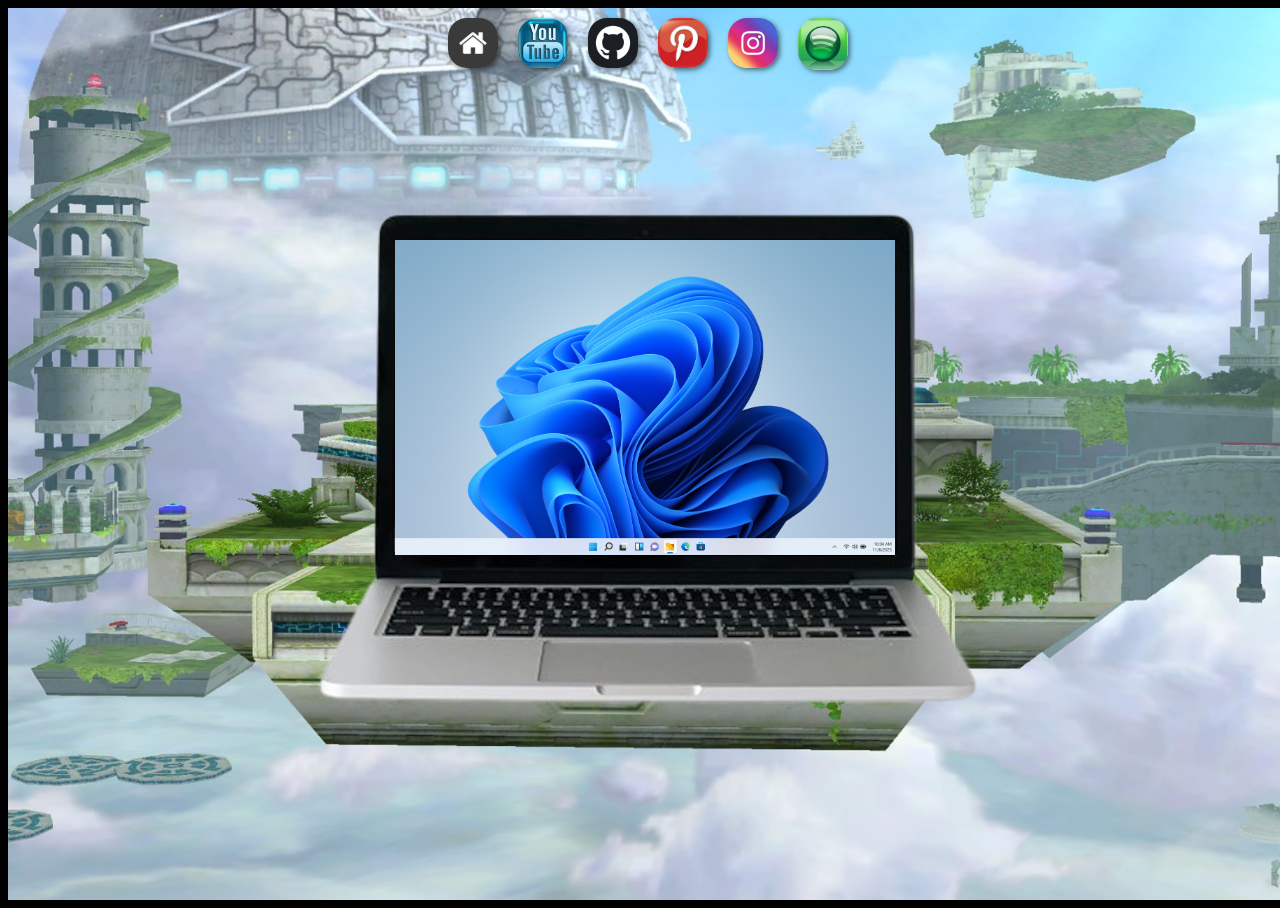
<file: index.html>
<!DOCTYPE html>
<html lang="pt-br">
<head>
    <meta charset="UTF-8">
    <meta name="viewport" content="width=device-width, initial-scale=1.0">
    <title>Minhas redes sociais</title>
    <link rel="shortcut icon" href="favicon/Sonicfavi.png" type="image/x-icon">
    <link rel="stylesheet" href="style/style.css">
</head>
<body>
    <main>
        <section id="laptop">

            <iframe src="home.html" name="tela" id="tela" 
            
            frameborder="0">Seu navegador não é compativel com este conteudo</iframe>
            
        </section>
        <section id="redessociais">

            <div id="container">

                <a href="home.html" target="tela">
                    <img src="imagens/logo-home.jpg" alt="">
                </a>

                <a href="youtube.html" target="tela">
                    <img src="imagens/YouTube Frutiger Aero Icon - Frutiger Aero App Icon.jpg" alt="">
                </a>

                <a href="github.html" target="tela">
                    <img src="imagens/github.png" alt="">
                </a>

                <a href="pinterest.html" target="tela">
                    <img src="imagens/pintereset.jpg" alt="">
                </a>

                <a href="instagram.html" target="tela">
                    <img src="imagens/logo-instagram.jpg" alt="">
                </a>

                <a href="spotify.html" target="tela">
                    <img src="imagens/spotify.jpg" alt="">
                </a>
            </div>
        </section>
    </main>
    
</body>
</html>
</file>
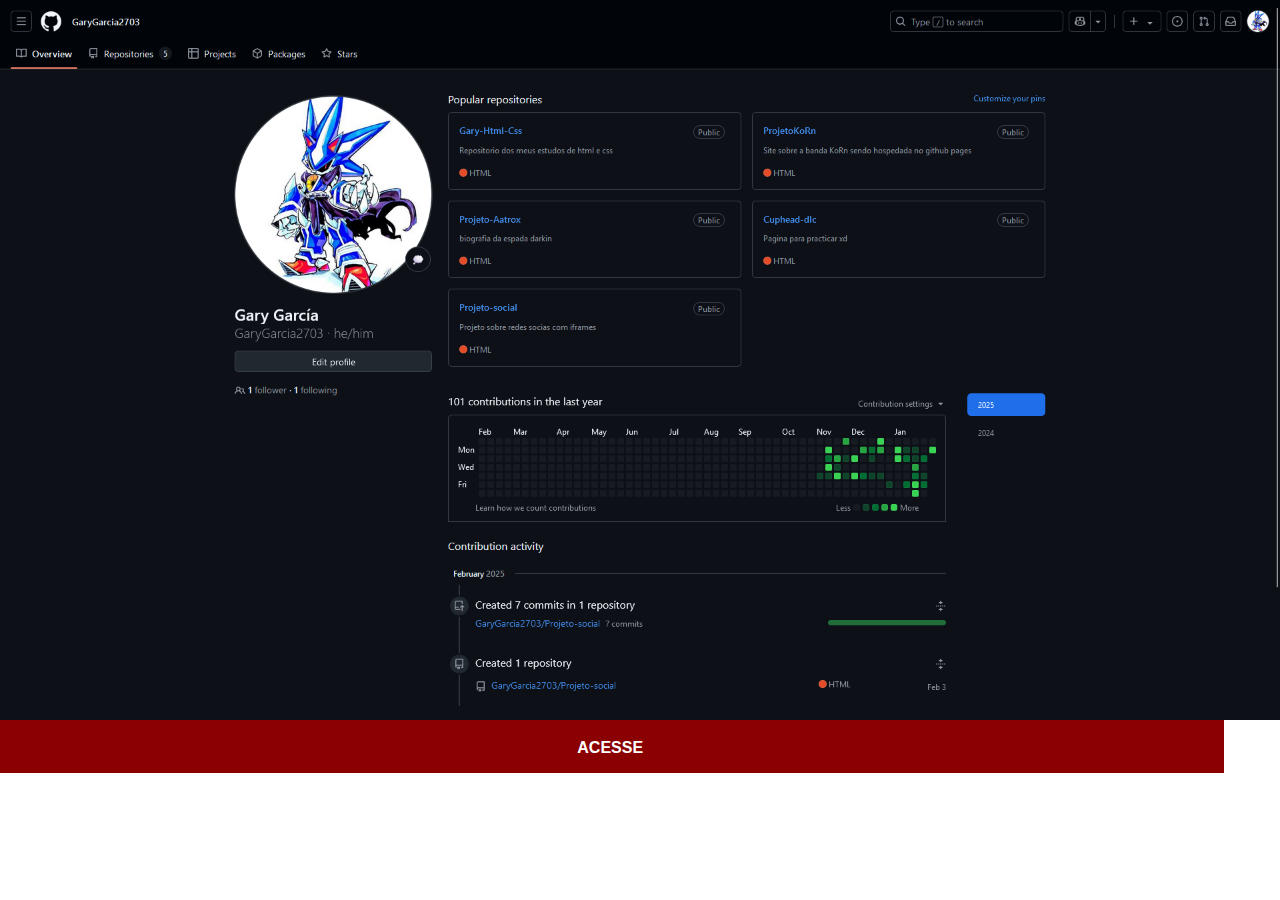
<file: github.html>
<!DOCTYPE html>
<html lang="pt-br">
<head>
    <meta charset="UTF-8">
    <meta name="viewport" content="width=device-width, initial-scale=1.0">
    <title>Github</title>
    <link rel="stylesheet" href="style/redes-socias.css">
</head>
<body>
    <img src="imagens/telagithub.png" alt="github">

    <a href="https://github.com/GaryGarcia2703" target="_blank">ACESSE</a>
    
</body>
</html>
</file>
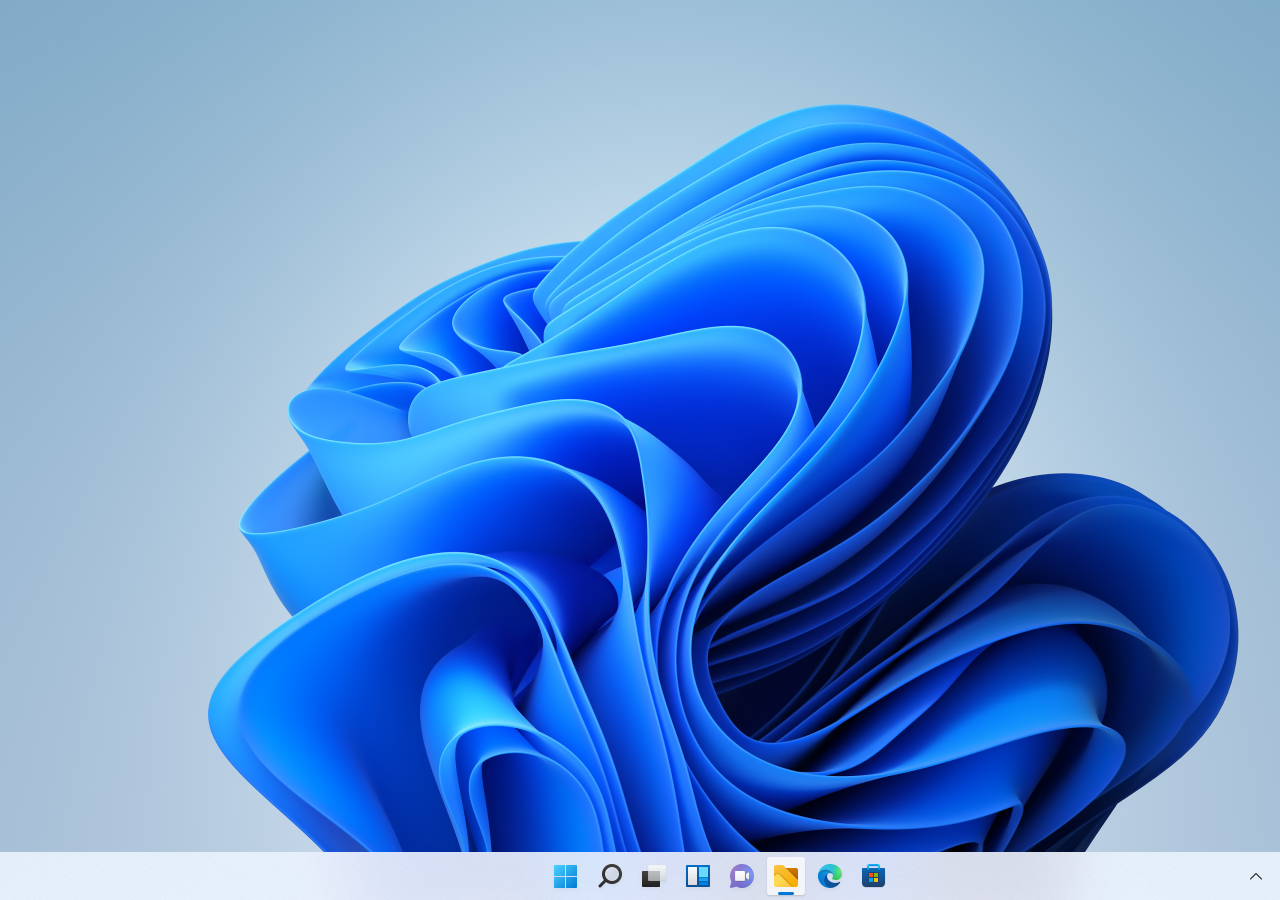
<file: home.html>
<!DOCTYPE html>
<html lang="pt-br">
<head>
    <meta charset="UTF-8">
    <meta name="viewport" content="width=device-width, initial-scale=1.0">
    <title>Home</title>
    <style>
        * {
            margin: 0px;
            padding: 0px;
        }

        body {
            width: 100vw;
            height: 100vh;
            background: black url(wallpaper/win11.png);
            background-size: cover;
        }
    </style>
</head>
<body>
    
</body>
</html>
</file>
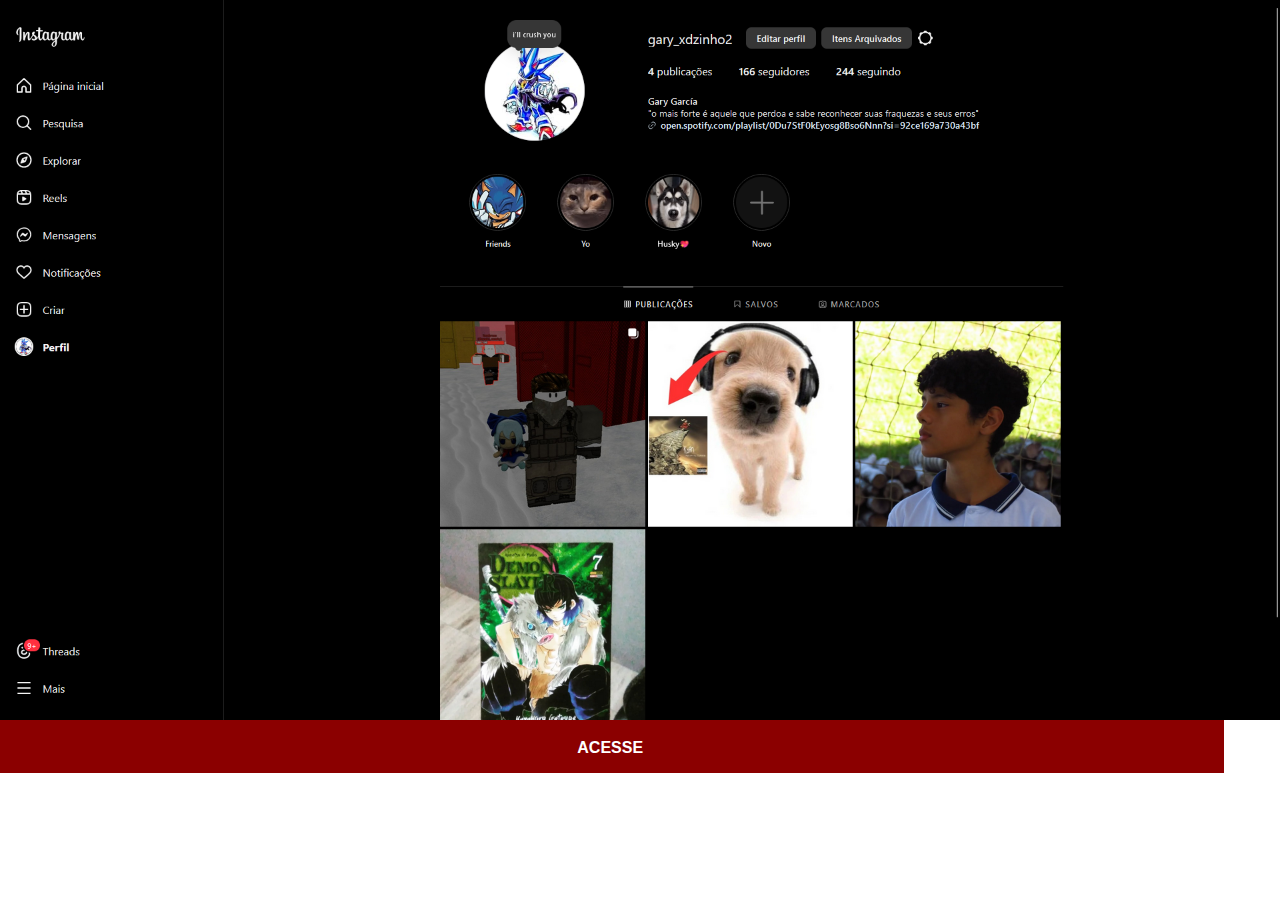
<file: instagram.html>
<!DOCTYPE html>
<html lang="pt-br">
<head>
    <meta charset="UTF-8">
    <meta name="viewport" content="width=device-width, initial-scale=1.0">
    <title>youtube</title>
    <link rel="stylesheet" href="style/redes-socias.css">
</head>
<body>
    <img src="imagens/telainsta.png" alt="youtube">

    <a href="https://www.instagram.com/gary_xdzinho2/" 
    
    target="_blank">ACESSE</a>
    
</body>
</html>
</file>
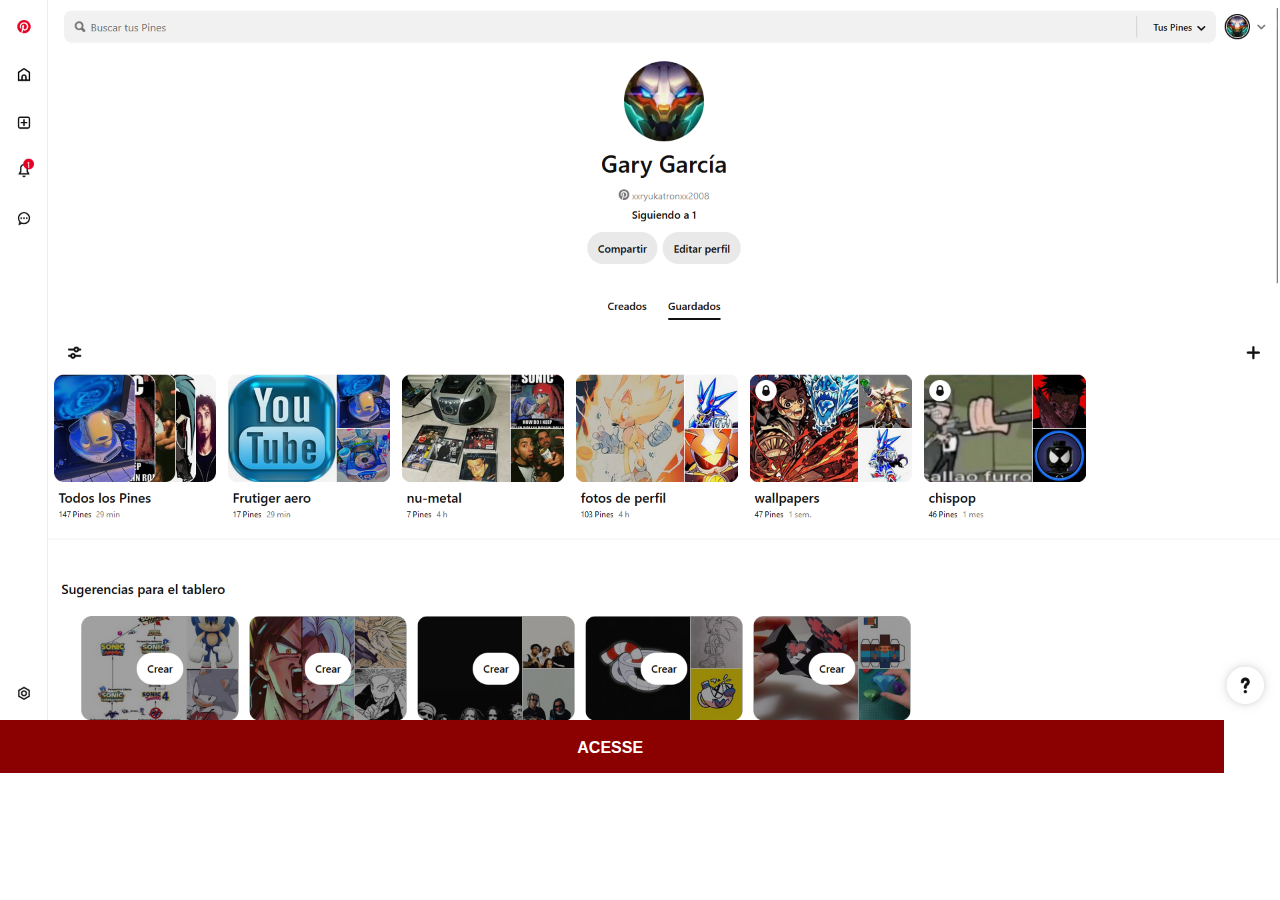
<file: pinterest.html>
<!DOCTYPE html>
<html lang="pt-br">
<head>
    <meta charset="UTF-8">
    <meta name="viewport" content="width=device-width, initial-scale=1.0">
    <title>youtube</title>
    <link rel="stylesheet" href="style/redes-socias.css">
</head>
<body>
    <img src="imagens/telapinterest.png" alt="youtube">

    <a href="https://br.pinterest.com/xxryukatronxx2008/" target="_blank">ACESSE</a>
    
</body>
</html>
</file>
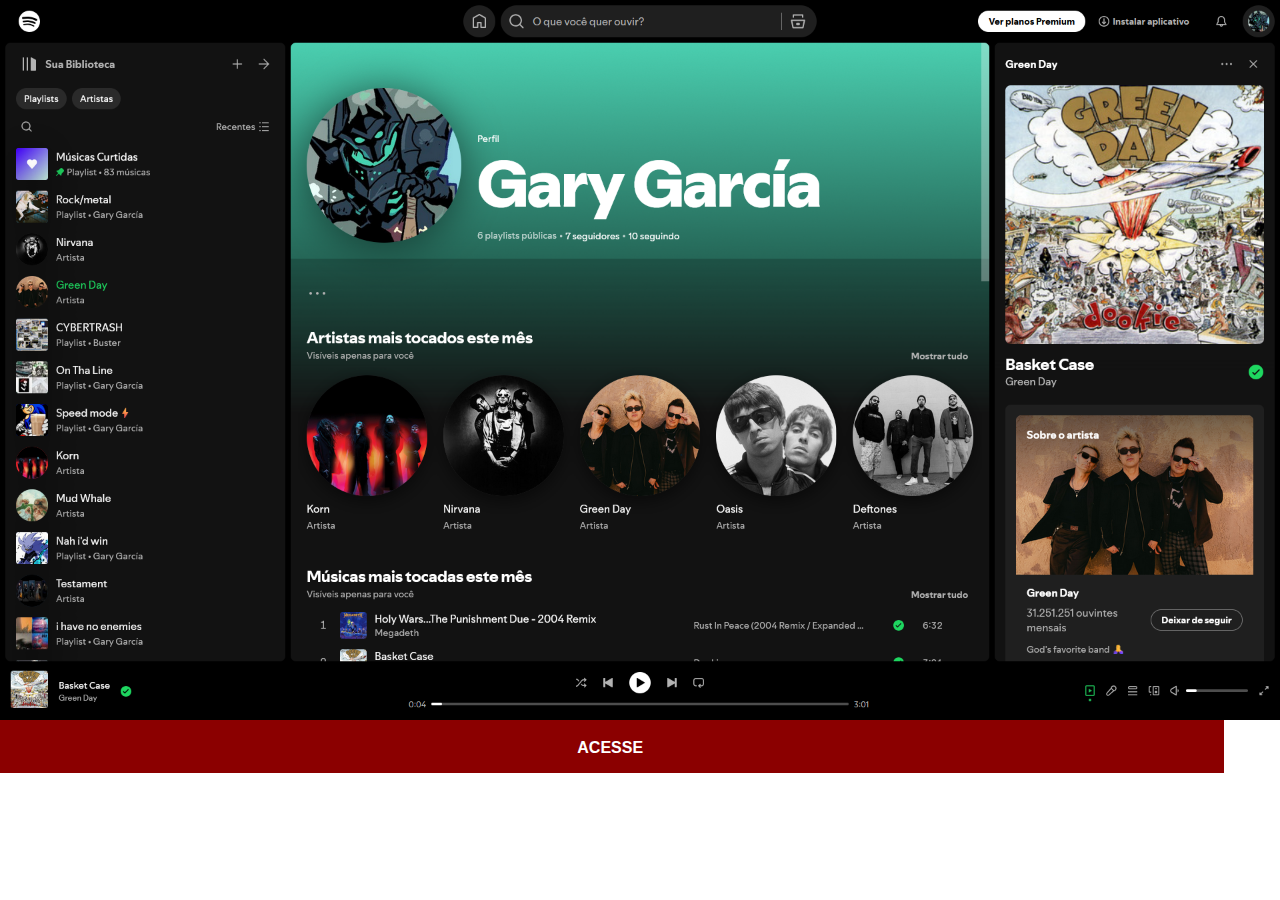
<file: spotify.html>
<!DOCTYPE html>
<html lang="pt-br">
<head>
    <meta charset="UTF-8">
    <meta name="viewport" content="width=device-width, initial-scale=1.0">
    <title>youtube</title>
    <link rel="stylesheet" href="style/redes-socias.css">
</head>
<body>
    <img src="imagens/telaspotify.png" alt="youtube">

    <a href="https://open.spotify.com/user/31ttbjqqyyvwq6cfdlvmi7blitlm?si=a3813575b1054d2a" target="_blank">ACESSE</a>
    
</body>
</html>
</file>
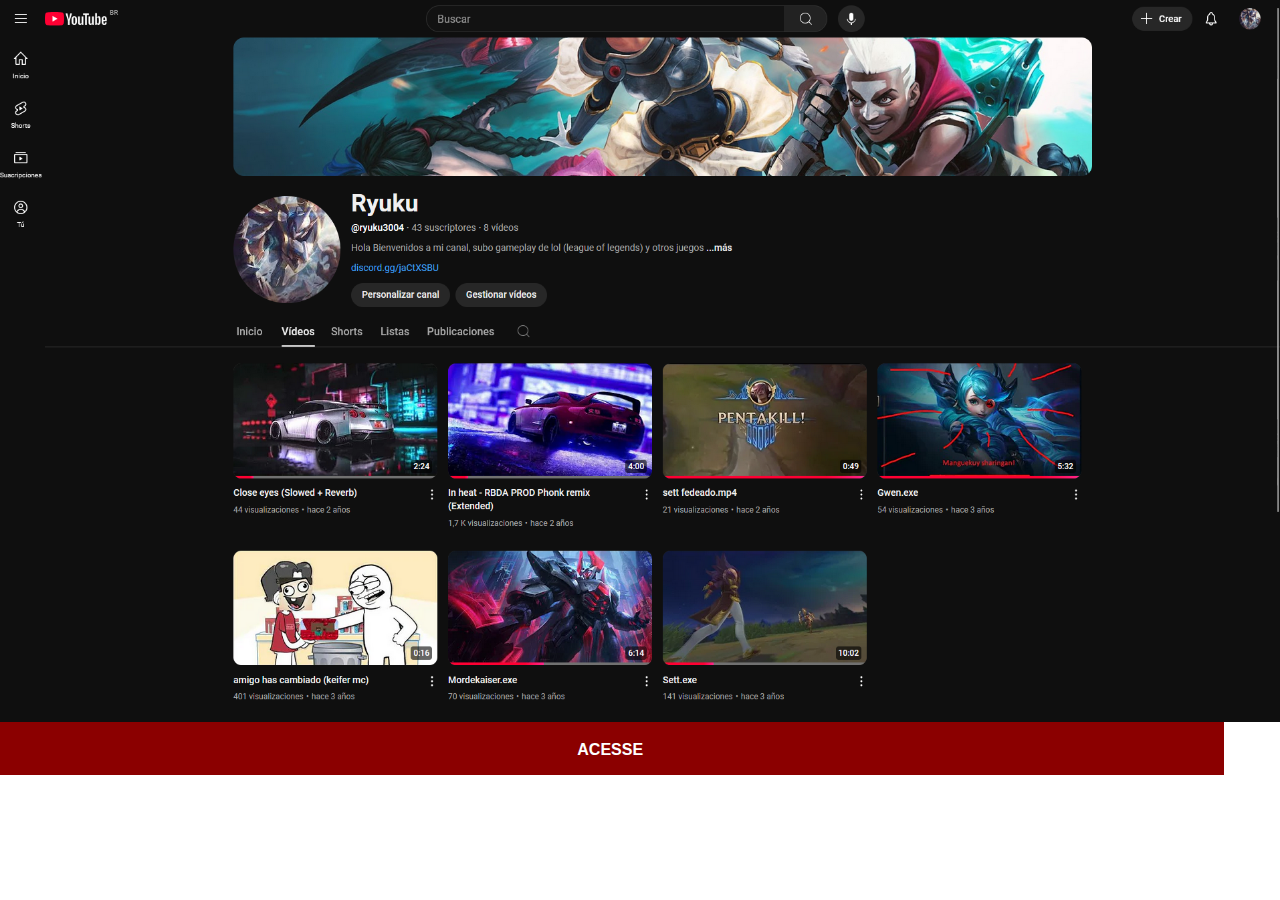
<file: youtube.html>
<!DOCTYPE html>
<html lang="pt-br">
<head>
    <meta charset="UTF-8">
    <meta name="viewport" content="width=device-width, initial-scale=1.0">
    <title>youtube</title>
    <link rel="stylesheet" href="style/redes-socias.css">
</head>
<body>
    <img src="imagens/telayoutube.png" alt="youtube">
    
    <a href="https://www.youtube.com/@ryuku3004" target="_blank">ACESSE</a>
    
</body>
</html>
</file>
<file: style/style.css>
@charset "UTF-8"

*{
    margin: 0px;
    padding: 0px;
    font-family: Arial, Helvetica, sans-serif;
}

html, body {
    height: 100vh;
    width: 100vw;
    background-color: black;
}

body {
    background: url('../wallpaper/FvtIcnnWAD0g0-E.jpg');
    background-size: cover;
    background-attachment: fixed;
    background-position:top center ;
}

main {
    position: relative;
    height: 100vh;
}

section#laptop {
    position: absolute;
    top: 50%;
    left: 50%;
    transform: translate(-50%, -50%);

    height: 750px;
    width: 750px;
    background: url(../imagens/laptop.png);
    background-repeat: no-repeat;
}

iframe#tela {
    position: relative;
    top: 157px;
    left: 122px;
    width: 500px;
    height: 315px;
}

a {
    position: relative;
    z-index: 1;
}


div#container {
    display: flex;
    justify-content: center;
}

section#redessociais img {
    width: 50px;
    margin: 10px;
    border-radius: 19px;
    box-shadow:2px 2px 5px rgba(0, 0, 0, 0.521);
    box-sizing: border-box;
}

section#redessociais img:hover {
    border: 2px solid rgba(255, 255, 255, 0.473);
    transform: translate(-2px,-2px);
    box-shadow: 5px 5px 10px rgba(0, 0, 0, 0.596);
    transition: transform 0.2s, border 0.5s;
}
</file>
<file: style/redes-socias.css>
* {
    margin: 0px;
    padding: 0px;
    font-family: Arial, Helvetica, sans-serif;
}
::-webkit-scrollbar{
    width: 0px;
    height: 0px;
}

img {
    width: 100vw;
}

a {
    margin:-4px;
    width: 93vw;
    height: 15px;

    display: block;
    
    padding: 19px;

    background-color: darkred;
    color: white;
    
    text-align: center;
    font-weight: bolder;
    text-decoration: none;
}

a:hover {
    background-color: red;
}
</file>
